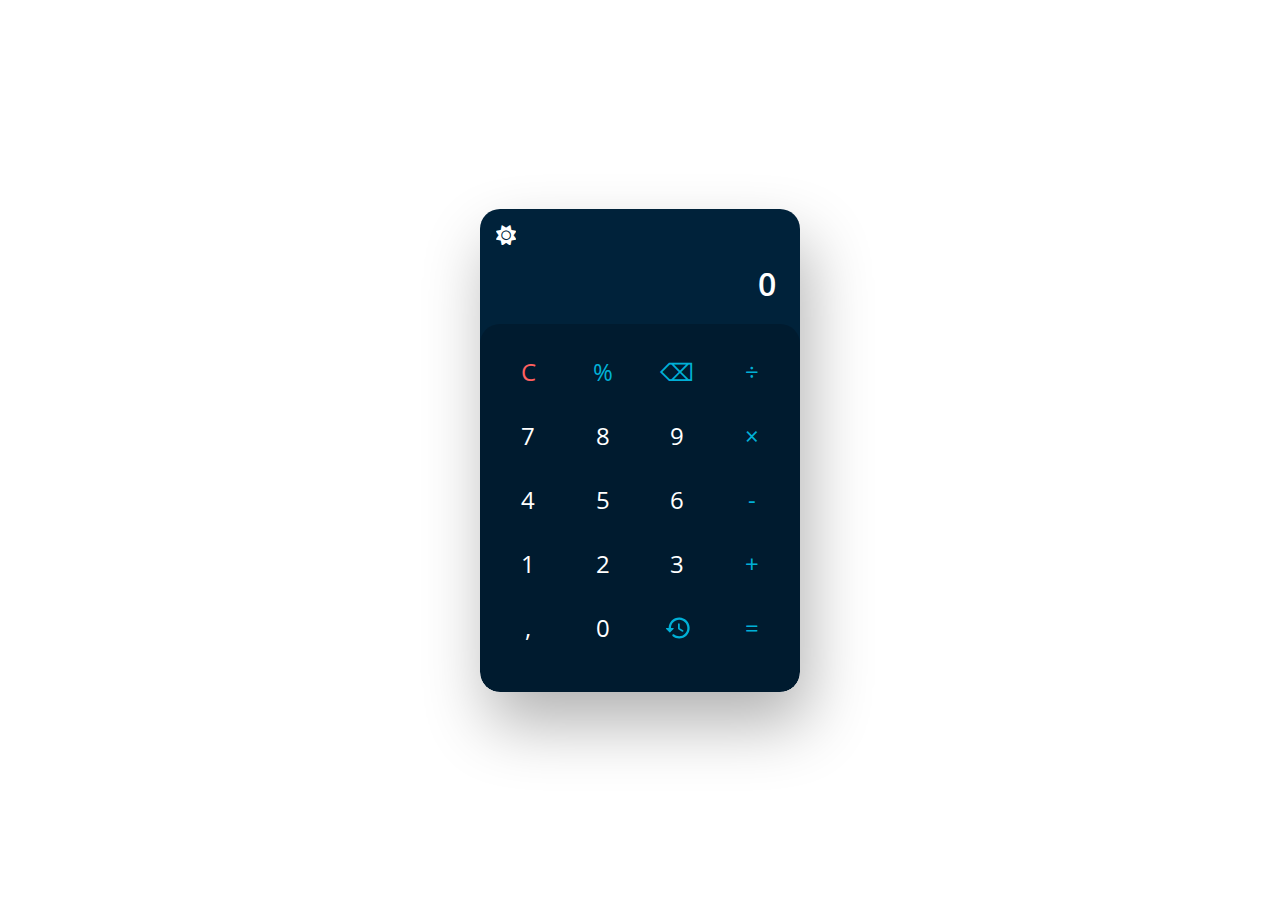
<file: index.html>
<!DOCTYPE html>
<html lang="en">
<head>
  <meta charset="UTF-8">
  <meta http-equiv="X-UA-Compatible" content="IE=edge">
  <meta name="viewport" content="width=device-width, initial-scale=1.0">
  <link rel="stylesheet" href="./fonts/calculator-icons/style.css">
  <link rel="stylesheet" href="./style.css"
  <title></title>
</head>
<body>
  <div class="calculator calculator_dark">
	<div class="calculator__display">
		<div class="calculator__history"></div>
		<div class="calculator__total">0</div>
	</div>
	<div class="calculator__actions">
		<div class="calculator__row">
			<div id="calculator-clear" class="calculator__col calculator__col_reset" data-type="clear">C</div>
			<div class="calculator__col calculator__col_action" data-type="%">%</div>
			<div class="calculator__col calculator__col_action" data-type="delete">⌫</div>
			<div class="calculator__col calculator__col_action" data-type="/">÷</div>
		</div>
		<div class="calculator__row">
			<div class="calculator__col" data-type="7">7</div>
			<div class="calculator__col" data-type="8">8</div>
			<div class="calculator__col" data-type="9">9</div>
			<div class="calculator__col  calculator__col_action" data-type="*">×</div>
		</div>
 		<div class="calculator__row">
 			<div class="calculator__col" data-type="4">4</div>
			<div class="calculator__col" data-type="5">5</div>
			<div class="calculator__col" data-type="6">6</div>
			<div class="calculator__col  calculator__col_action" data-type="-">-</div>
		</div>
 		<div class="calculator__row">
 			<div class="calculator__col" data-type="1">1</div>
			<div class="calculator__col" data-type="2">2</div>
			<div class="calculator__col" data-type="3">3</div>
			<div class="calculator__col  calculator__col_action" data-type="+">+</div>
		</div>
 		<div class="calculator__row">
 			<div class="calculator__col" data-type="float">,</div>
			<div class="calculator__col" data-type="0">0</div>
			<div class="calculator__col calculator__col_action" data-type="history">
				<img src="./images/history.svg">
			</div>
			<div class="calculator__col calculator__col_action" data-type="=">=</div>
		</div>
	</div>
	<div class="theme">
		<i class="calc_sun"></i>
		<i class="calc_moon"></i>
	</div>
	<div id="history-panel" class="calculator__history-panel">
		<div id="history-content" class="calculator__history-content"></div>
		<div id="close" class="calculator__history-close">X</div>
	</div>
  </div>
  <script src="./script.js"></script>
</body>
</html>
</file>
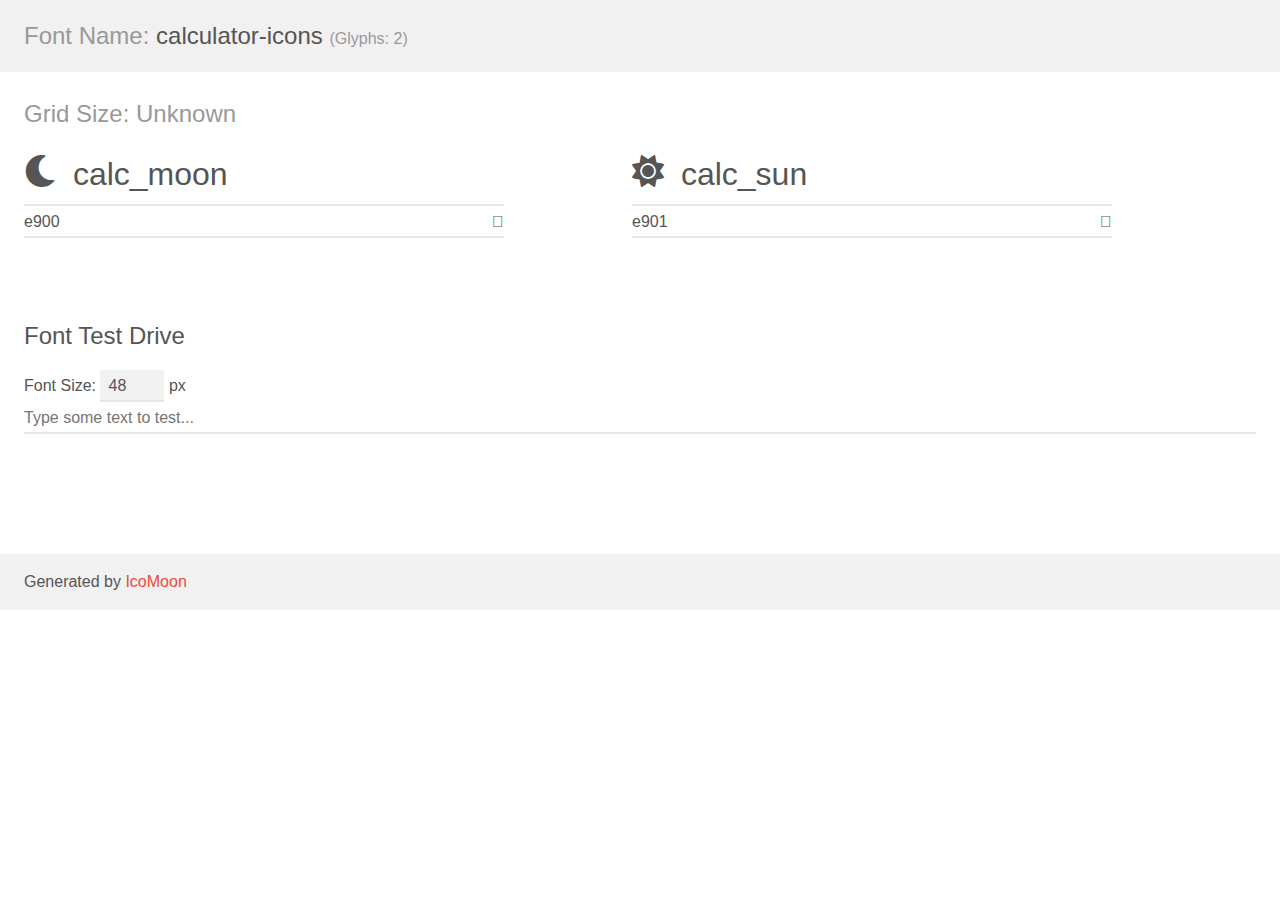
<file: fonts/calculator-icons/demo.html>
<!doctype html>
<html>
<head>
    <meta charset="utf-8">
    <title>IcoMoon Demo</title>
    <meta name="description" content="An Icon Font Generated By IcoMoon.io">
    <meta name="viewport" content="width=device-width, initial-scale=1">
    <link rel="stylesheet" href="demo-files/demo.css">
    <link rel="stylesheet" href="style.css"></head>
<body>
    <div class="bgc1 clearfix">
        <h1 class="mhmm mvm"><span class="fgc1">Font Name:</span> calculator-icons <small class="fgc1">(Glyphs:&nbsp;2)</small></h1>
    </div>
    <div class="clearfix mhl ptl">
        <h1 class="mvm mtn fgc1">Grid Size: Unknown</h1>
        <div class="glyph fs1">
            <div class="clearfix bshadow0 pbs">
                <i class="calc_moon"></i>
                <span class="mls"> calc_moon</span>
            </div>
            <fieldset class="fs0 size1of1 clearfix hidden-false">
                <input type="text" readonly value="e900" class="unit size1of2" />
                <input type="text" maxlength="1" readonly value="&#xe900;" class="unitRight size1of2 talign-right" />
            </fieldset>
            <div class="fs0 bshadow0 clearfix hidden-true">
                <span class="unit pvs fgc1">liga: </span>
                <input type="text" readonly value="" class="liga unitRight" />
            </div>
        </div>
        <div class="glyph fs1">
            <div class="clearfix bshadow0 pbs">
                <i class="calc_sun"></i>
                <span class="mls"> calc_sun</span>
            </div>
            <fieldset class="fs0 size1of1 clearfix hidden-false">
                <input type="text" readonly value="e901" class="unit size1of2" />
                <input type="text" maxlength="1" readonly value="&#xe901;" class="unitRight size1of2 talign-right" />
            </fieldset>
            <div class="fs0 bshadow0 clearfix hidden-true">
                <span class="unit pvs fgc1">liga: </span>
                <input type="text" readonly value="" class="liga unitRight" />
            </div>
        </div>
    </div>

    <!--[if gt IE 8]><!-->
    <div class="mhl clearfix mbl">
        <h1>Font Test Drive</h1>
        <label>
            Font Size: <input id="fontSize" type="number" class="textbox0 mbm"
            min="8" value="48" />
            px
        </label>
        <input id="testText" type="text" class="phl size1of1 mvl"
        placeholder="Type some text to test..." value=""/>
        <div id="testDrive" class="icomoon-liga" style="font-family: calculator-icons">&nbsp;
        </div>
    </div>
    <!--<![endif]-->
    <div class="bgc1 clearfix">
        <p class="mhl">Generated by <a href="https://icomoon.io/app">IcoMoon</a></p>
    </div>

    <script src="demo-files/demo.js"></script>
</body>
</html>
</file>
<file: fonts/calculator-icons/style.css>
@font-face {
  font-family: 'calculator-icons';
  src:  url('fonts/calculator-icons.eot?3r3hrs');
  src:  url('fonts/calculator-icons.eot?3r3hrs#iefix') format('embedded-opentype'),
    url('fonts/calculator-icons.ttf?3r3hrs') format('truetype'),
    url('fonts/calculator-icons.woff?3r3hrs') format('woff'),
    url('fonts/calculator-icons.svg?3r3hrs#calculator-icons') format('svg');
  font-weight: normal;
  font-style: normal;
  font-display: block;
}

i {
  /* use !important to prevent issues with browser extensions that change fonts */
  font-family: 'calculator-icons' !important;
  speak: never;
  font-style: normal;
  font-weight: normal;
  font-variant: normal;
  text-transform: none;
  line-height: 1;

  /* Better Font Rendering =========== */
  -webkit-font-smoothing: antialiased;
  -moz-osx-font-smoothing: grayscale;
}

.calc_moon:before {
  content: "\e900";
}
.calc_sun:before {
  content: "\e901";
}
</file>
<file: style.css>
@import url('https://fonts.googleapis.com/css2?family=Open+Sans:wght@400;600&display=swap');

:root {
	/*Colors*/
	--primary: #00B0D7;
	--accent: #FF6060;
	--dark: #001B2F;
	--light: #FFFFFF;
	--display_light: #FAFAFA;
	--display_dark: #00223A;
	--actions_light: #E9F6FF;
	--actions_dark: #001B2F;

	/* Transition */
	--transition: all 0.3s ease-in-out;
}

* {
	margin: 0;
}

body {
	display: flex;
	justify-content: center;
	align-items: center;
	height: 100vh;
	font-family: 'Open Sans', sans-serif;
}

/* Calculator */
.calculator {
	position: relative;
	width: 320px;
	border-radius: 20px;
	overflow: hidden;
	box-shadow: 8px 32px 64px rgba(0,0,0, 0.3);
	transition: var(--transition)
}
.calculator__display {
	padding: 20px 24px;
	padding-bottom: 44px;
	margin-bottom: -24px;
	background-color: var(--display_light);
	text-align: right;
	transition: var(--transition)
}
.calculator__history {
	font-size: 24px;
	height: 33px;
}
.calculator__history strong {
	font-weight: 400;
	color: var(--accent);
}
.calculator__total {
	font-size: 32px;
	font-weight: 600;
	height: 42px;
}
.calculator__actions {
	padding: 16px;
	padding-bottom: 32px;
	border-radius: 20px;
	background-color: var(--actions_light);
	font-size: 24px;
	transition: var(--transition)
}
.calculator__history-panel {
	position: absolute;
	top: 100%;
	left: 0;
	right: 0;
	display: flex;
	flex-direction: column;
	align-items: flex-end;
	padding: 20px, 24px;
	height: 100%;
	background: var(--light);
	color: var(--dark);
	transition: var(--transition)
}
.calculator__history-panel.open {
	top: 0;
}
.calculator__history-content {
	text-align: right;
	margin-top: 16px;
	margin-right: 16px;
}
.calculator__history-content > div:not(:last-child) {
	padding-bottom: 8px;
	margin-bottom: 8px;
	border-bottom: 1px solid var(--dark);
}
.calculator__history-close {
	--size: 20px;
	cursor: pointer;
	position: absolute;
	top: 16px;
	left: 16px;
	font-size: calc(var(--size) / 1.4);
	line-height: var(--size);
	text-align: center;
	width: var(--size);
	height: var(--size);
	border-radius: var(--size);
	border: 2px solid var(--primary);
	color: var(--primary);
	background-color: var(--light);
}
.calculator__row {
	display: flex;
	justify-content: space-between;
}
.calculator__col {
	--size: 64px;
	cursor: pointer;
	width: var(--size);
	height: var(--size);
	display: flex;
	justify-content: center;
	align-items: center;
}
.calculator__col img {
	pointer-events: none;
}
.calculator__col_reset {
	color: var(--accent);
}
.calculator__col_action {
	color: var(--primary);
}
/* Calculator - Dark Theme */
.calculator_dark {
	color: var(--light);
}
.calculator_dark .calculator__display {
	background-color: var(--display_dark);
}
.calculator_dark .calculator__actions {
	background-color: var(--actions_dark);
}
.calculator_dark .calculator__history-panel {
	background: var(--dark);
	color: var(--light);
}
.calculator_dark .calculator__history-close {
	background-color: var(--dark);
}
.calculator_dark .calculator__history-content > div:not(:last-child) {
	border-color: var(--light);
}

/* Theme */
.theme {
	--size: 20px;
	width: var(--size);
	height: var(--size);
	font-size: var(--size);
	cursor: pointer;
	position: absolute;
	top: 16px;
	left: 16px;
	display: flex;
	overflow: hidden;
	align-items: center;
	color: var(--light);
	transition: var(--transition)
}
.theme i {
	transition: var(--transition)
}
.theme_dark {
	color: var(--dark);
}
.theme_dark i:first-child {
	margin-left: calc(var(--size) * -1.05);
}
</file>
<file: fonts/calculator-icons/demo-files/demo.css>
body {
  padding: 0;
  margin: 0;
  font-family: sans-serif;
  font-size: 1em;
  line-height: 1.5;
  color: #555;
  background: #fff;
}
h1 {
  font-size: 1.5em;
  font-weight: normal;
}
small {
  font-size: .66666667em;
}
a {
  color: #e74c3c;
  text-decoration: none;
}
a:hover, a:focus {
  box-shadow: 0 1px #e74c3c;
}
.bshadow0, input {
  box-shadow: inset 0 -2px #e7e7e7;
}
input:hover {
  box-shadow: inset 0 -2px #ccc;
}
input, fieldset {
  font-family: sans-serif;
  font-size: 1em;
  margin: 0;
  padding: 0;
  border: 0;
}
input {
  color: inherit;
  line-height: 1.5;
  height: 1.5em;
  padding: .25em 0;
}
input:focus {
  outline: none;
  box-shadow: inset 0 -2px #449fdb;
}
.glyph {
  font-size: 16px;
  width: 15em;
  padding-bottom: 1em;
  margin-right: 4em;
  margin-bottom: 1em;
  float: left;
  overflow: hidden;
}
.liga {
  width: 80%;
  width: calc(100% - 2.5em);
}
.talign-right {
  text-align: right;
}
.talign-center {
  text-align: center;
}
.bgc1 {
  background: #f1f1f1;
}
.fgc1 {
  color: #999;
}
.fgc0 {
  color: #000;
}
p {
  margin-top: 1em;
  margin-bottom: 1em;
}
.mvm {
  margin-top: .75em;
  margin-bottom: .75em;
}
.mtn {
  margin-top: 0;
}
.mtl, .mal {
  margin-top: 1.5em;
}
.mbl, .mal {
  margin-bottom: 1.5em;
}
.mal, .mhl {
  margin-left: 1.5em;
  margin-right: 1.5em;
}
.mhmm {
  margin-left: 1em;
  margin-right: 1em;
}
.mls {
  margin-left: .25em;
}
.ptl {
  padding-top: 1.5em;
}
.pbs, .pvs {
  padding-bottom: .25em;
}
.pvs, .pts {
  padding-top: .25em;
}
.unit {
  float: left;
}
.unitRight {
  float: right;
}
.size1of2 {
  width: 50%;
}
.size1of1 {
  width: 100%;
}
.clearfix:before, .clearfix:after {
  content: " ";
  display: table;
}
.clearfix:after {
  clear: both;
}
.hidden-true {
  display: none;
}
.textbox0 {
  width: 3em;
  background: #f1f1f1;
  padding: .25em .5em;
  line-height: 1.5;
  height: 1.5em;
}
#testDrive {
  display: block;
  padding-top: 24px;
  line-height: 1.5;
}
.fs0 {
  font-size: 16px;
}
.fs1 {
  font-size: 32px;
}
</file>
